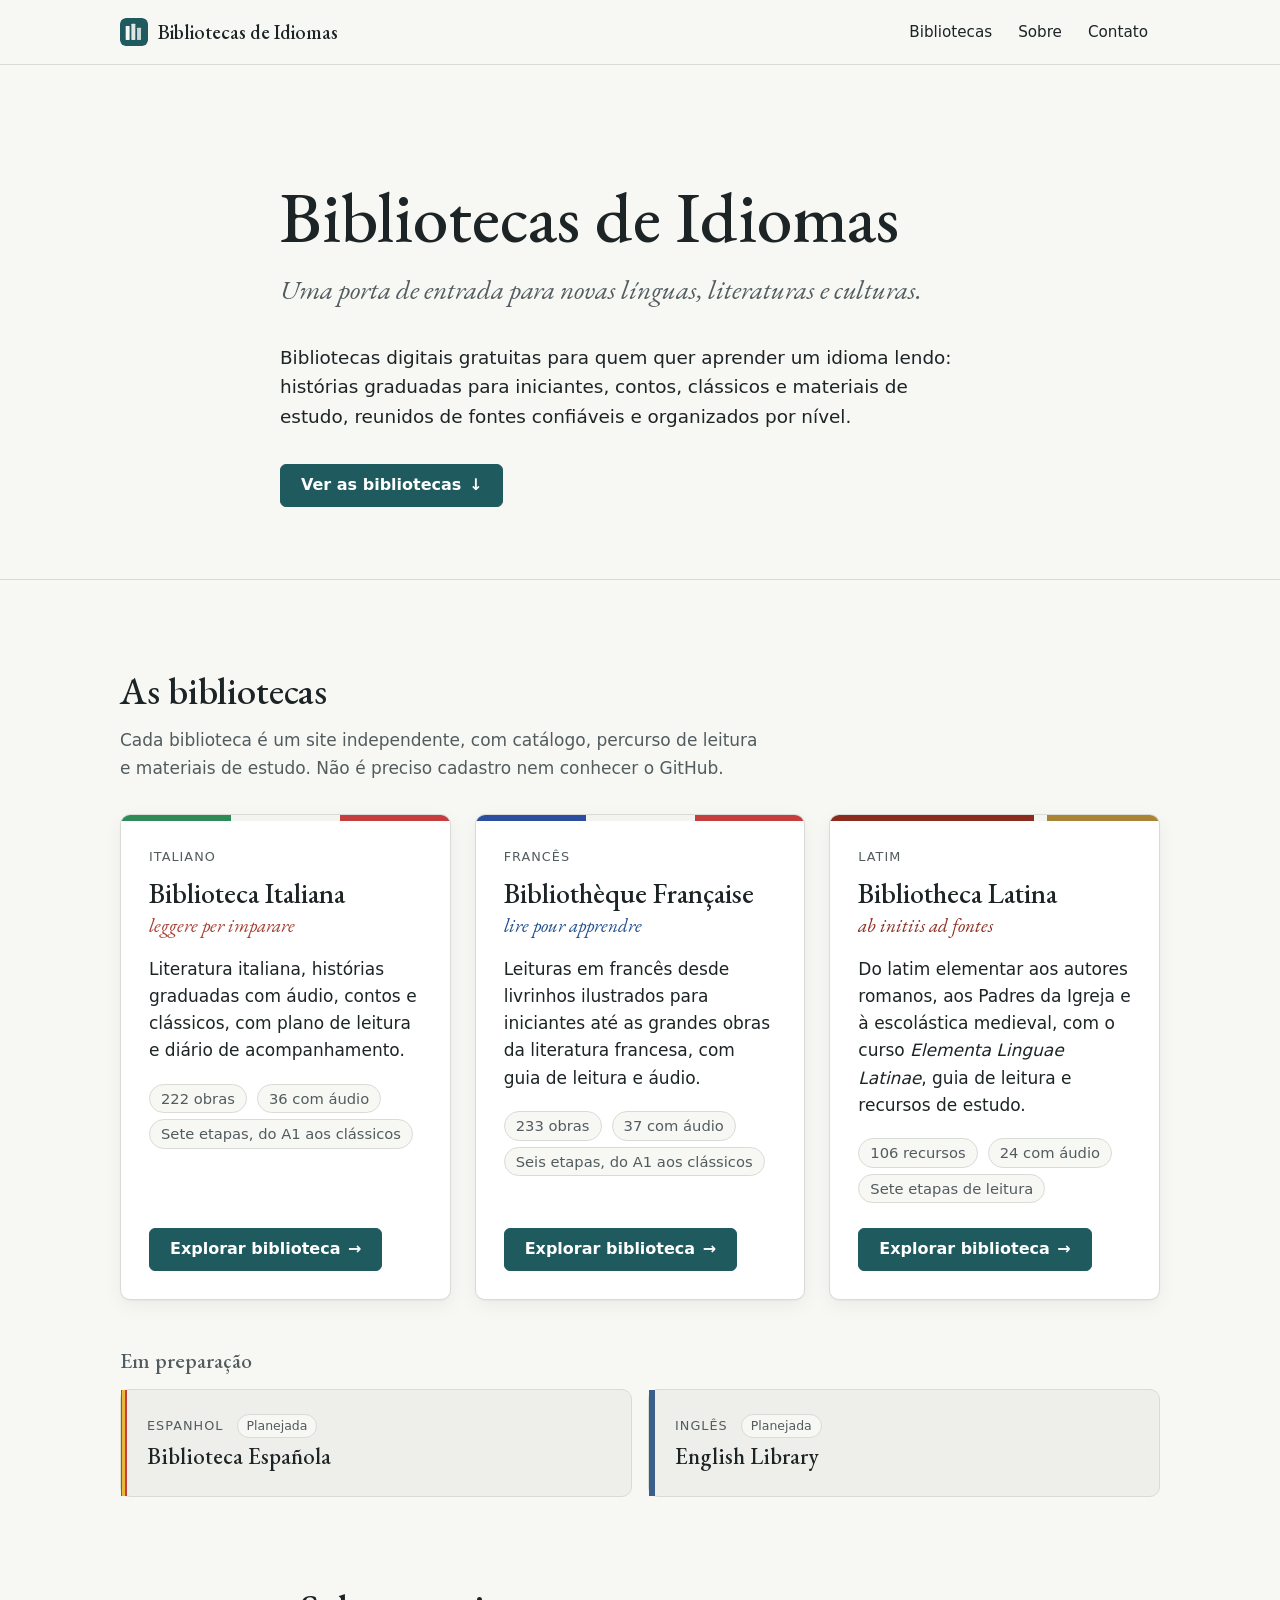
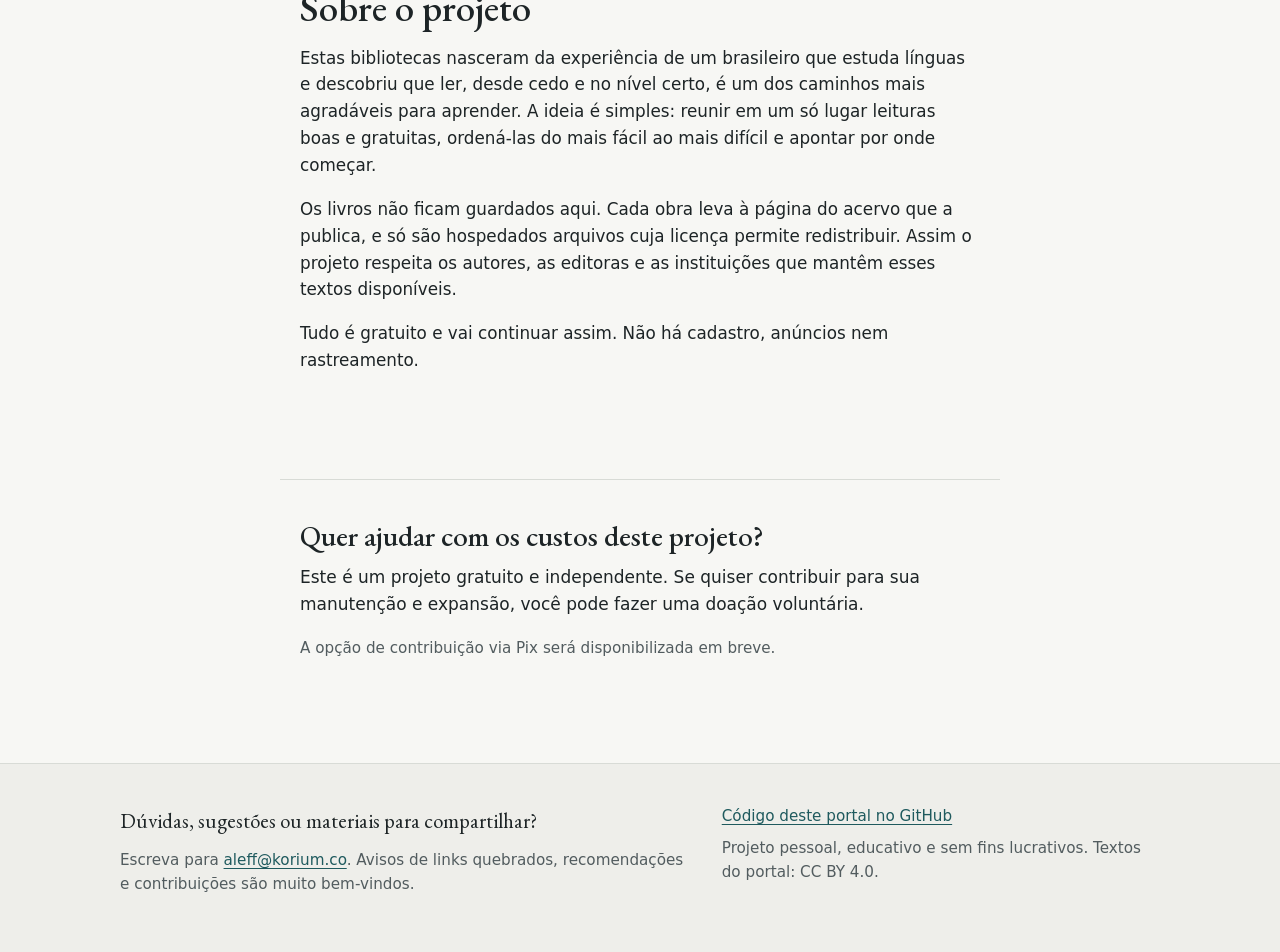
<file: index.html>
<!doctype html>
<html lang="pt-BR">
<head>
<meta charset="utf-8">
<meta name="viewport" content="width=device-width, initial-scale=1">
<title>Bibliotecas de Idiomas: leituras gratuitas em italiano, francês e latim</title>
<meta name="description" content="Uma porta de entrada para novas línguas, literaturas e culturas. Bibliotecas digitais gratuitas para aprender idiomas lendo: histórias graduadas, contos, clássicos e materiais de estudo em italiano, francês e latim.">
<link rel="canonical" href="https://lg.korium.co/">
<meta property="og:url" content="https://lg.korium.co/">
<meta property="og:type" content="website">
<meta property="og:site_name" content="Bibliotecas de Idiomas">
<meta property="og:title" content="Bibliotecas de Idiomas">
<meta property="og:description" content="Uma porta de entrada para novas línguas, literaturas e culturas. Bibliotecas digitais gratuitas para aprender idiomas lendo.">
<meta property="og:image" content="https://lg.korium.co/assets/og.png">
<meta property="og:image:width" content="1200">
<meta property="og:image:height" content="630">
<meta property="og:locale" content="pt_BR">
<meta name="twitter:card" content="summary_large_image">
<meta name="theme-color" content="#1f5a5e">
<link rel="icon" href="assets/favicon.svg" type="image/svg+xml">
<link rel="preload" href="assets/fonts/ebgaramond-latin.woff2" as="font" type="font/woff2" crossorigin>
<link rel="stylesheet" href="assets/style.css">
<script>if ("IntersectionObserver" in window && !matchMedia("(prefers-reduced-motion: reduce)").matches) document.documentElement.classList.add("anim");</script>
<script type="application/ld+json">{"@context":"https://schema.org","@type":"WebSite","name":"Bibliotecas de Idiomas","url":"https://lg.korium.co/","inLanguage":"pt-BR","description":"Bibliotecas digitais gratuitas para aprender idiomas lendo: italiano, francês e latim."}</script>
</head>
<body>
<a class="pular" href="#conteudo">Pular para o conteúdo</a>

<header class="topo">
  <div class="wrap">
    <a class="marca" href="#"><img src="assets/favicon.svg" alt="" width="28" height="28">Bibliotecas de Idiomas</a>
    <nav class="menu" aria-label="Principal">
      <a href="#bibliotecas">Bibliotecas</a>
      <a href="#sobre">Sobre</a>
      <a href="#contato">Contato</a>
    </nav>
  </div>
</header>

<main id="conteudo">

<section class="abertura">
  <div class="wrap">
    <h1 class="entrada" style="--i:0">Bibliotecas de Idiomas</h1>
    <p class="subtitulo entrada" style="--i:1">Uma porta de entrada para novas línguas, literaturas e culturas.</p>
    <p class="lead entrada" style="--i:2">Bibliotecas digitais gratuitas para quem quer aprender um idioma lendo: histórias graduadas para iniciantes, contos, clássicos e materiais de estudo, reunidos de fontes confiáveis e organizados por nível.</p>
    <a class="botao entrada" style="--i:3" href="#bibliotecas">Ver as bibliotecas <span class="seta seta-baixo" aria-hidden="true">↓</span></a>
  </div>
</section>

<section id="bibliotecas" class="wrap secao">
  <h2 class="revelar">As bibliotecas</h2>
  <p class="intro revelar">Cada biblioteca é um site independente, com catálogo, percurso de leitura e materiais de estudo. Não é preciso cadastro nem conhecer o GitHub.</p>

  <!-- Bibliotecas publicadas. Para adicionar uma nova, copie um <article class="estante"> e ajuste data-lingua, textos e link. -->
  <div class="estantes">

    <article class="estante revelar" data-lingua="it">
      <span class="faixa" aria-hidden="true"></span>
      <p class="idioma">Italiano</p>
      <h3>Biblioteca Italiana</h3>
      <p class="lema" lang="it">leggere per imparare</p>
      <p>Literatura italiana, histórias graduadas com áudio, contos e clássicos, com plano de leitura e diário de acompanhamento.</p>
      <ul class="fatos">
        <li>222 obras</li>
        <li>36 com áudio</li>
        <li>Sete etapas, do A1 aos clássicos</li>
      </ul>
      <a class="botao" href="https://oaleffemanuel.github.io/biblioteca-italiana/" aria-label="Explorar a Biblioteca Italiana">Explorar biblioteca <span class="seta" aria-hidden="true">→</span></a>
    </article>

    <article class="estante revelar" data-lingua="fr">
      <span class="faixa" aria-hidden="true"></span>
      <p class="idioma">Francês</p>
      <h3>Bibliothèque Française</h3>
      <p class="lema" lang="fr">lire pour apprendre</p>
      <p>Leituras em francês desde livrinhos ilustrados para iniciantes até as grandes obras da literatura francesa, com guia de leitura e áudio.</p>
      <ul class="fatos">
        <li>233 obras</li>
        <li>37 com áudio</li>
        <li>Seis etapas, do A1 aos clássicos</li>
      </ul>
      <a class="botao" href="https://oaleffemanuel.github.io/biblioth-que-fran-aise/" aria-label="Explorar a Bibliothèque Française">Explorar biblioteca <span class="seta" aria-hidden="true">→</span></a>
    </article>

    <article class="estante revelar" data-lingua="la">
      <span class="faixa" aria-hidden="true"></span>
      <p class="idioma">Latim</p>
      <h3>Bibliotheca Latina</h3>
      <p class="lema" lang="la">ab initiis ad fontes</p>
      <p>Do latim elementar aos autores romanos, aos Padres da Igreja e à escolástica medieval, com o curso <i lang="la">Elementa Linguae Latinae</i>, guia de leitura e recursos de estudo.</p>
      <ul class="fatos">
        <li>106 recursos</li>
        <li>24 com áudio</li>
        <li>Sete etapas de leitura</li>
      </ul>
      <a class="botao" href="https://oaleffemanuel.github.io/bibliotheca-latina/" aria-label="Explorar a Bibliotheca Latina">Explorar biblioteca <span class="seta" aria-hidden="true">→</span></a>
    </article>

  </div>

  <h3 class="titulo-futuras revelar">Em preparação</h3>

  <!-- Bibliotecas futuras. Quando uma for publicada, mova-a para .estantes acima e adicione o link. -->
  <div class="futuras revelar">

    <article class="futura" data-lingua="es">
      <span class="faixa" aria-hidden="true"></span>
      <div>
        <p class="idioma">Espanhol <span class="estado">Planejada</span></p>
        <h4>Biblioteca Española</h4>
      </div>
    </article>

    <article class="futura" data-lingua="en">
      <span class="faixa" aria-hidden="true"></span>
      <div>
        <p class="idioma">Inglês <span class="estado">Planejada</span></p>
        <h4>English Library</h4>
      </div>
    </article>

  </div>
</section>

<section id="sobre" class="wrap secao estreita">
  <h2>Sobre o projeto</h2>
  <p>Estas bibliotecas nasceram da experiência de um brasileiro que estuda línguas e descobriu que ler, desde cedo e no nível certo, é um dos caminhos mais agradáveis para aprender. A ideia é simples: reunir em um só lugar leituras boas e gratuitas, ordená-las do mais fácil ao mais difícil e apontar por onde começar.</p>
  <p>Os livros não ficam guardados aqui. Cada obra leva à página do acervo que a publica, e só são hospedados arquivos cuja licença permite redistribuir. Assim o projeto respeita os autores, as editoras e as instituições que mantêm esses textos disponíveis.</p>
  <p>Tudo é gratuito e vai continuar assim. Não há cadastro, anúncios nem rastreamento.</p>
</section>

<section id="apoio" class="wrap secao estreita apoio">
  <h2>Quer ajudar com os custos deste projeto?</h2>
  <p>Este é um projeto gratuito e independente. Se quiser contribuir para sua manutenção e expansão, você pode fazer uma doação voluntária.</p>
  <!-- A doação via Pix só aparece quando assets/config.js tiver uma chave configurada. -->
  <div class="pix" id="pix" hidden>
    <button class="botao" type="button" id="pix-abrir" aria-expanded="false" aria-controls="pix-painel">Contribuir via Pix</button>
    <div class="pix-painel" id="pix-painel" hidden>
      <p><span id="pix-rotulo">Chave Pix</span>:</p>
      <p class="pix-chave"><code id="pix-chave"></code> <button class="botao secundario" type="button" id="pix-copiar">Copiar chave</button></p>
      <p class="pix-nome" id="pix-nome"></p>
    </div>
  </div>
  <p class="nota" id="pix-inativo">A opção de contribuição via Pix será disponibilizada em breve.</p>
</section>

</main>

<footer class="rodape" id="contato">
  <div class="wrap">
    <div>
      <p class="rodape-titulo">Dúvidas, sugestões ou materiais para compartilhar?</p>
      <p>Escreva para <a href="mailto:aleff@korium.co">aleff@korium.co</a>. Avisos de links quebrados, recomendações e contribuições são muito bem-vindos.</p>
    </div>
    <div>
      <p><a href="https://github.com/oaleffemanuel/language-libraries">Código deste portal no GitHub</a></p>
      <p>Projeto pessoal, educativo e sem fins lucrativos. Textos do portal: CC BY 4.0.</p>
    </div>
  </div>
</footer>

<script src="assets/config.js" defer></script>
<script src="assets/app.js" defer></script>
</body>
</html>
</file>
<file: assets/style.css>
/* Bibliotecas de Idiomas: papel neutro, tinta verde-azulada, Garamond */
@font-face {
  font-family: "EB Garamond";
  font-style: normal;
  font-weight: 400 800;
  font-display: swap;
  src: url("fonts/ebgaramond-latin.woff2") format("woff2");
}
@font-face {
  font-family: "EB Garamond";
  font-style: italic;
  font-weight: 400 800;
  font-display: swap;
  src: url("fonts/ebgaramond-latin-italic.woff2") format("woff2");
}

:root {
  --fundo: #f7f7f4;
  --fundo-2: #eeeeea;
  --cartao: #ffffff;
  --tinta: #1d2426;
  --tinta-2: #525c5f;
  --linha: #d8dbd6;
  --acento: #1f5a5e;
  --acento-tinta: #ffffff;
  --sombra: 0 1px 2px rgba(29, 36, 38, .05), 0 6px 20px rgba(29, 36, 38, .05);
  --raio: 10px;
  --serifa: "EB Garamond", "Iowan Old Style", Garamond, Georgia, "Times New Roman", serif;
  --sem-serifa: system-ui, -apple-system, "Segoe UI", Roboto, "Helvetica Neue", Arial, sans-serif;
  color-scheme: light;
}
@media (prefers-color-scheme: dark) {
  :root {
    --fundo: #131a1b;
    --fundo-2: #1a2324;
    --cartao: #1e2829;
    --tinta: #e8e9e3;
    --tinta-2: #aab2b0;
    --linha: #2f3b3c;
    --acento: #8fcfd0;
    --acento-tinta: #0f1a1b;
    --sombra: 0 1px 2px rgba(0, 0, 0, .3), 0 6px 20px rgba(0, 0, 0, .25);
    color-scheme: dark;
  }
}

* { box-sizing: border-box; }
[hidden] { display: none !important; }
html { scroll-behavior: smooth; }
@media (prefers-reduced-motion: reduce) { html { scroll-behavior: auto; } }
body {
  margin: 0;
  background: var(--fundo);
  color: var(--tinta);
  font: 17px/1.6 var(--sem-serifa);
  -webkit-font-smoothing: antialiased;
}
img, svg { max-width: 100%; }
a { color: var(--acento); text-underline-offset: 3px; }
a:hover { text-decoration-thickness: 2px; }
:focus-visible { outline: 3px solid var(--acento); outline-offset: 3px; border-radius: 4px; }
h1, h2, h3, h4 { font-family: var(--serifa); font-weight: 500; line-height: 1.15; letter-spacing: 0; }
h1 { font-size: clamp(2.6rem, 6.5vw, 4.4rem); margin: 0 0 .2em; }
h2 { font-size: clamp(1.8rem, 3.4vw, 2.4rem); margin: 0 0 .4em; }
h3 { font-size: 1.75rem; margin: 0 0 .25em; }
h4 { font-size: 1.4rem; margin: 0 0 .25em; }
p { margin: 0 0 1em; }
.wrap { max-width: 1080px; margin: 0 auto; padding-inline: 20px; }
.estreita { max-width: 720px; }
.secao { padding-block: clamp(3rem, 7vw, 5.5rem); }
.secao + .secao { padding-top: 0; }
.intro { max-width: 60ch; color: var(--tinta-2); margin-bottom: 2rem; }
.lead { font-size: 1.15rem; max-width: 60ch; }
.nota { color: var(--tinta-2); font-size: .95rem; }

.pular { position: absolute; left: -999px; top: 8px; background: var(--tinta); color: var(--fundo); padding: 8px 14px; border-radius: 6px; z-index: 10; }
.pular:focus { left: 8px; }

/* cabeçalho */
.topo { border-bottom: 1px solid var(--linha); background: var(--fundo); }
.topo .wrap { display: flex; align-items: center; justify-content: space-between; gap: 16px; min-height: 64px; flex-wrap: wrap; }
.marca { display: inline-flex; align-items: center; gap: 10px; color: var(--tinta); text-decoration: none; font-family: var(--serifa); font-weight: 500; font-size: 1.25rem; }
.marca img { width: 28px; height: 28px; border-radius: 6px; }
.menu { display: flex; gap: 2px; }
.menu a { color: var(--tinta); text-decoration: none; padding: 6px 12px; border-radius: 6px; font-size: .95rem; }
.menu a:hover { background: var(--fundo-2); }

/* abertura */
.abertura { padding-block: clamp(3.5rem, 9vw, 7rem) clamp(2.5rem, 6vw, 4.5rem); border-bottom: 1px solid var(--linha); }
.abertura .wrap { max-width: 760px; margin: 0 auto; }
.subtitulo { font-family: var(--serifa); font-style: italic; font-size: clamp(1.35rem, 2.6vw, 1.7rem); line-height: 1.3; color: var(--tinta-2); margin: 0 0 1.2em; padding-bottom: .1em; }
.abertura .lead { margin-bottom: 1.8em; }

/* botões */
.botao {
  display: inline-block; background: var(--acento); color: var(--acento-tinta);
  border: 1px solid var(--acento); border-radius: 6px; padding: 10px 20px;
  font: 600 1rem/1.3 var(--sem-serifa); text-decoration: none; cursor: pointer;
  transition: transform .12s ease, filter .12s ease; white-space: nowrap;
}
.botao:hover { filter: brightness(1.08); text-decoration: none; }
.botao:active { transform: translateY(1px); }
.botao.secundario { background: transparent; color: var(--acento); }
.botao.secundario:hover { background: var(--fundo-2); }
@media (prefers-reduced-motion: reduce) { .botao { transition: none; } }

/* estantes: bibliotecas publicadas */
.estantes { display: grid; grid-template-columns: repeat(auto-fit, minmax(min(280px, 100%), 1fr)); gap: 24px; }
@media (min-width: 624px) and (max-width: 927px) { .estante:last-child { grid-column: 1 / -1; } }
.estante {
  position: relative; display: flex; flex-direction: column; gap: 4px;
  background: var(--cartao); border: 1px solid var(--linha); border-radius: var(--raio);
  padding: 28px 28px 28px; box-shadow: var(--sombra); overflow: hidden;
}
.estante > p, .futura > div > p { margin: 0 0 .9em; }
.estante .botao { align-self: flex-start; margin-top: auto; }
.faixa { position: absolute; left: 0; top: 0; right: 0; height: 6px; display: block; }
.idioma { font-size: .8rem; letter-spacing: .08em; text-transform: uppercase; color: var(--tinta-2); margin: 4px 0 6px !important; }
.fatos { list-style: none; margin: 0 0 1.4em; padding: 0; display: flex; flex-wrap: wrap; gap: 6px 10px; font-size: .92rem; color: var(--tinta-2); }
.fatos li { border: 1px solid var(--linha); border-radius: 999px; padding: 2px 11px; background: var(--fundo); }

/* cores nacionais, só nas faixas */
[data-lingua="it"] .faixa { background: linear-gradient(90deg, #2e8b57 0 33.4%, #f3f3f0 33.4% 66.7%, #c63d3d 66.7%); }
[data-lingua="fr"] .faixa { background: linear-gradient(90deg, #2b4f9e 0 33.4%, #f3f3f0 33.4% 66.7%, #c63d3d 66.7%); }
[data-lingua="la"] .faixa { background: linear-gradient(90deg, #8a2b1d 0 62%, #f3f3f0 62% 66%, #a98434 66%); }
[data-lingua="es"] .faixa { background: linear-gradient(90deg, #c63d3d 0 25%, #e8b83a 25% 75%, #c63d3d 75%); }
[data-lingua="en"] .faixa { background: #3b5f8a; }

/* futuras */
.titulo-futuras { font-size: 1.35rem; margin: 3rem 0 1rem; color: var(--tinta-2); }
.futuras { display: grid; grid-template-columns: 1fr 1fr; gap: 16px; }
.futura {
  position: relative; display: flex; gap: 16px; align-items: flex-start;
  border: 1px solid var(--linha); border-radius: var(--raio); padding: 20px 22px 20px 26px; background: var(--fundo-2);
}
.futura .faixa { top: 0; bottom: 0; right: auto; width: 6px; height: auto; }
.futura h4 { margin-bottom: .3em; }
.futura > div > p:last-child { margin-bottom: 0; }
.estado { display: inline-block; margin-left: 8px; padding: 1px 9px; border-radius: 999px; border: 1px solid var(--linha); background: var(--fundo); text-transform: none; letter-spacing: 0; font-size: .78rem; color: var(--tinta-2); }

/* sobre e apoio */
#sobre p { font-size: 1.05rem; }
.secao.apoio { border-top: 1px solid var(--linha); padding-top: 2.5rem; }
.apoio h2 { font-size: clamp(1.4rem, 2.6vw, 1.8rem); }
.pix-painel { margin-top: 1rem; padding: 16px 18px; border: 1px solid var(--linha); border-radius: var(--raio); background: var(--cartao); }
.pix-painel p { margin-bottom: .5em; }
.pix-chave { display: flex; flex-wrap: wrap; gap: 10px; align-items: center; }
.pix-chave code { font-size: 1.05rem; padding: 6px 10px; background: var(--fundo-2); border-radius: 6px; word-break: break-all; }
.pix-nome { color: var(--tinta-2); font-size: .95rem; margin: 0; }

/* rodapé */
.rodape { border-top: 1px solid var(--linha); background: var(--fundo-2); padding-block: 2.5rem 3rem; font-size: .95rem; color: var(--tinta-2); }
.rodape .wrap { display: grid; grid-template-columns: 1.3fr 1fr; gap: 32px; }
.rodape-titulo { font-family: var(--serifa); font-size: 1.3rem; color: var(--tinta); margin-bottom: .3em; }
.rodape p { margin-bottom: .5em; }

/* cartões: cor de cada biblioteca, lema, elevação e cartão inteiro clicável */
.estante[data-lingua="it"] { --tom: #a63d2f; }
.estante[data-lingua="fr"] { --tom: #1f4e8c; }
.estante[data-lingua="la"] { --tom: #8a2b1d; }
@media (prefers-color-scheme: dark) {
  .estante[data-lingua="it"] { --tom: #e8917a; }
  .estante[data-lingua="fr"] { --tom: #9dbcf0; }
  .estante[data-lingua="la"] { --tom: #e39a86; }
}
.estante h3 { margin-bottom: 0; }
.estante .lema { font-family: var(--serifa); font-style: italic; font-size: 1.2rem; line-height: 1.3; color: var(--tom); margin: 0 0 .7em !important; }
.estante .botao::after { content: ""; position: absolute; inset: 0; border-radius: var(--raio); }
/* filter e transform no botão encolheriam a área clicável do cartão: o retorno visual vai para o cartão */
.estante .botao, .estante .botao:hover, .estante .botao:active { filter: none; transform: none; }
.estante:hover .botao { background: color-mix(in srgb, var(--acento) 86%, var(--tinta)); border-color: color-mix(in srgb, var(--acento) 86%, var(--tinta)); }
.estante .botao:focus-visible { outline: none; }
.estante:has(.botao:focus-visible) { outline: 3px solid var(--acento); outline-offset: 3px; }
.estante a { -webkit-tap-highlight-color: transparent; }
.seta { display: inline-block; margin-left: 2px; }
.faixa { transform-origin: top; }

@media (prefers-reduced-motion: no-preference) {
  .estante { transition: transform .35s cubic-bezier(.2, .7, .2, 1), box-shadow .35s ease, border-color .35s ease; }
  .faixa { transition: transform .35s cubic-bezier(.2, .7, .2, 1); }
  .seta { transition: transform .3s cubic-bezier(.2, .7, .2, 1); }
  .estante:active { transform: scale(.99); }
  .botao:hover .seta-baixo { transform: translateY(3px); }

  /* entrada da abertura, escalonada */
  .entrada { animation: subir .8s cubic-bezier(.2, .7, .2, 1) both; animation-delay: calc(var(--i, 0) * 90ms); }
  @keyframes subir { from { opacity: 0; transform: translateY(12px); } }

  /* seções que aparecem ao rolar (só quando o JS está ativo) */
  .anim .revelar { opacity: 0; transform: translateY(18px); transition: opacity .8s cubic-bezier(.2, .7, .2, 1), transform .8s cubic-bezier(.2, .7, .2, 1); }
  .anim .revelar.visivel { opacity: 1; transform: none; }
  .anim .estante.revelar.visivel { transition: opacity .8s cubic-bezier(.2, .7, .2, 1), transform .35s cubic-bezier(.2, .7, .2, 1), box-shadow .35s ease, border-color .35s ease; }
  .anim .estante.revelar:nth-child(2) { transition-delay: 90ms; }
  .anim .estante.revelar:nth-child(3) { transition-delay: 180ms; }
  .anim .estante.revelar.visivel:hover { transition-delay: 0s; }
}
@media (hover: hover) {
  .estante:hover { transform: translateY(-4px); border-color: color-mix(in srgb, var(--tom) 45%, var(--linha)); box-shadow: 0 2px 4px rgba(29, 36, 38, .06), 0 16px 36px rgba(29, 36, 38, .10); }
  .anim .estante.revelar.visivel:hover { transform: translateY(-4px); }
  .estante:hover .faixa { transform: scaleY(1.7); }
  .estante:hover .seta { transform: translateX(4px); }
}
@media (prefers-reduced-motion: reduce) { .estante:hover, .anim .estante.revelar.visivel:hover { transform: none; } .estante:hover .faixa { transform: none; } }

/* menu: sublinhado que desliza */
.menu a { background-image: linear-gradient(var(--acento), var(--acento)); background-size: 0 2px; background-position: 50% calc(100% - 3px); background-repeat: no-repeat; }
@media (prefers-reduced-motion: no-preference) { .menu a { transition: background-size .3s cubic-bezier(.2, .7, .2, 1), background-color .2s; } }
.menu a:hover, .menu a:focus-visible { background-size: calc(100% - 24px) 2px; }

/* telas estreitas */
@media (max-width: 720px) {
  .topo .wrap { justify-content: center; }
  .menu { width: 100%; justify-content: center; }
  .marca { padding-top: 12px; }
  .futuras { grid-template-columns: 1fr; }
  .rodape .wrap { grid-template-columns: 1fr; gap: 20px; }
  .estante { padding: 24px 20px; }
  h3 { font-size: 1.55rem; }
}
@media (max-width: 400px) {
  .botao { white-space: normal; }
}
</file>
